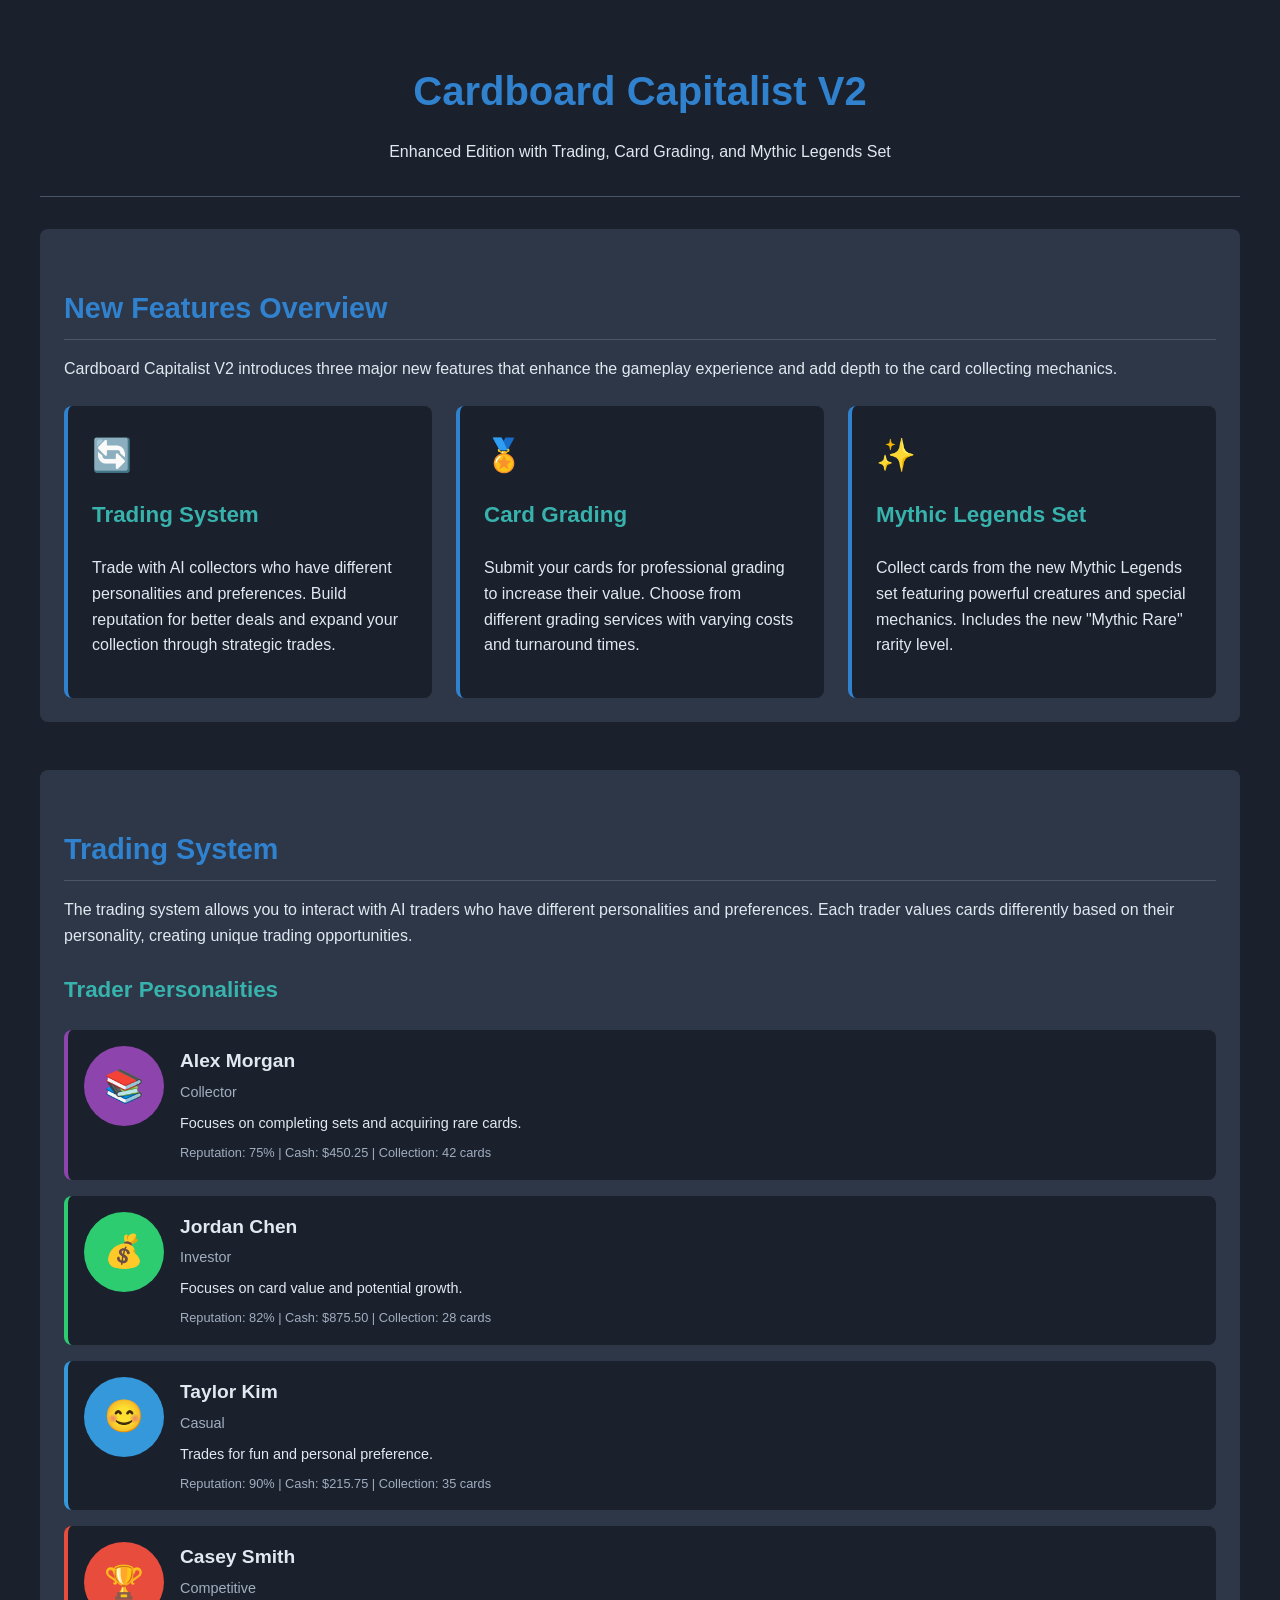
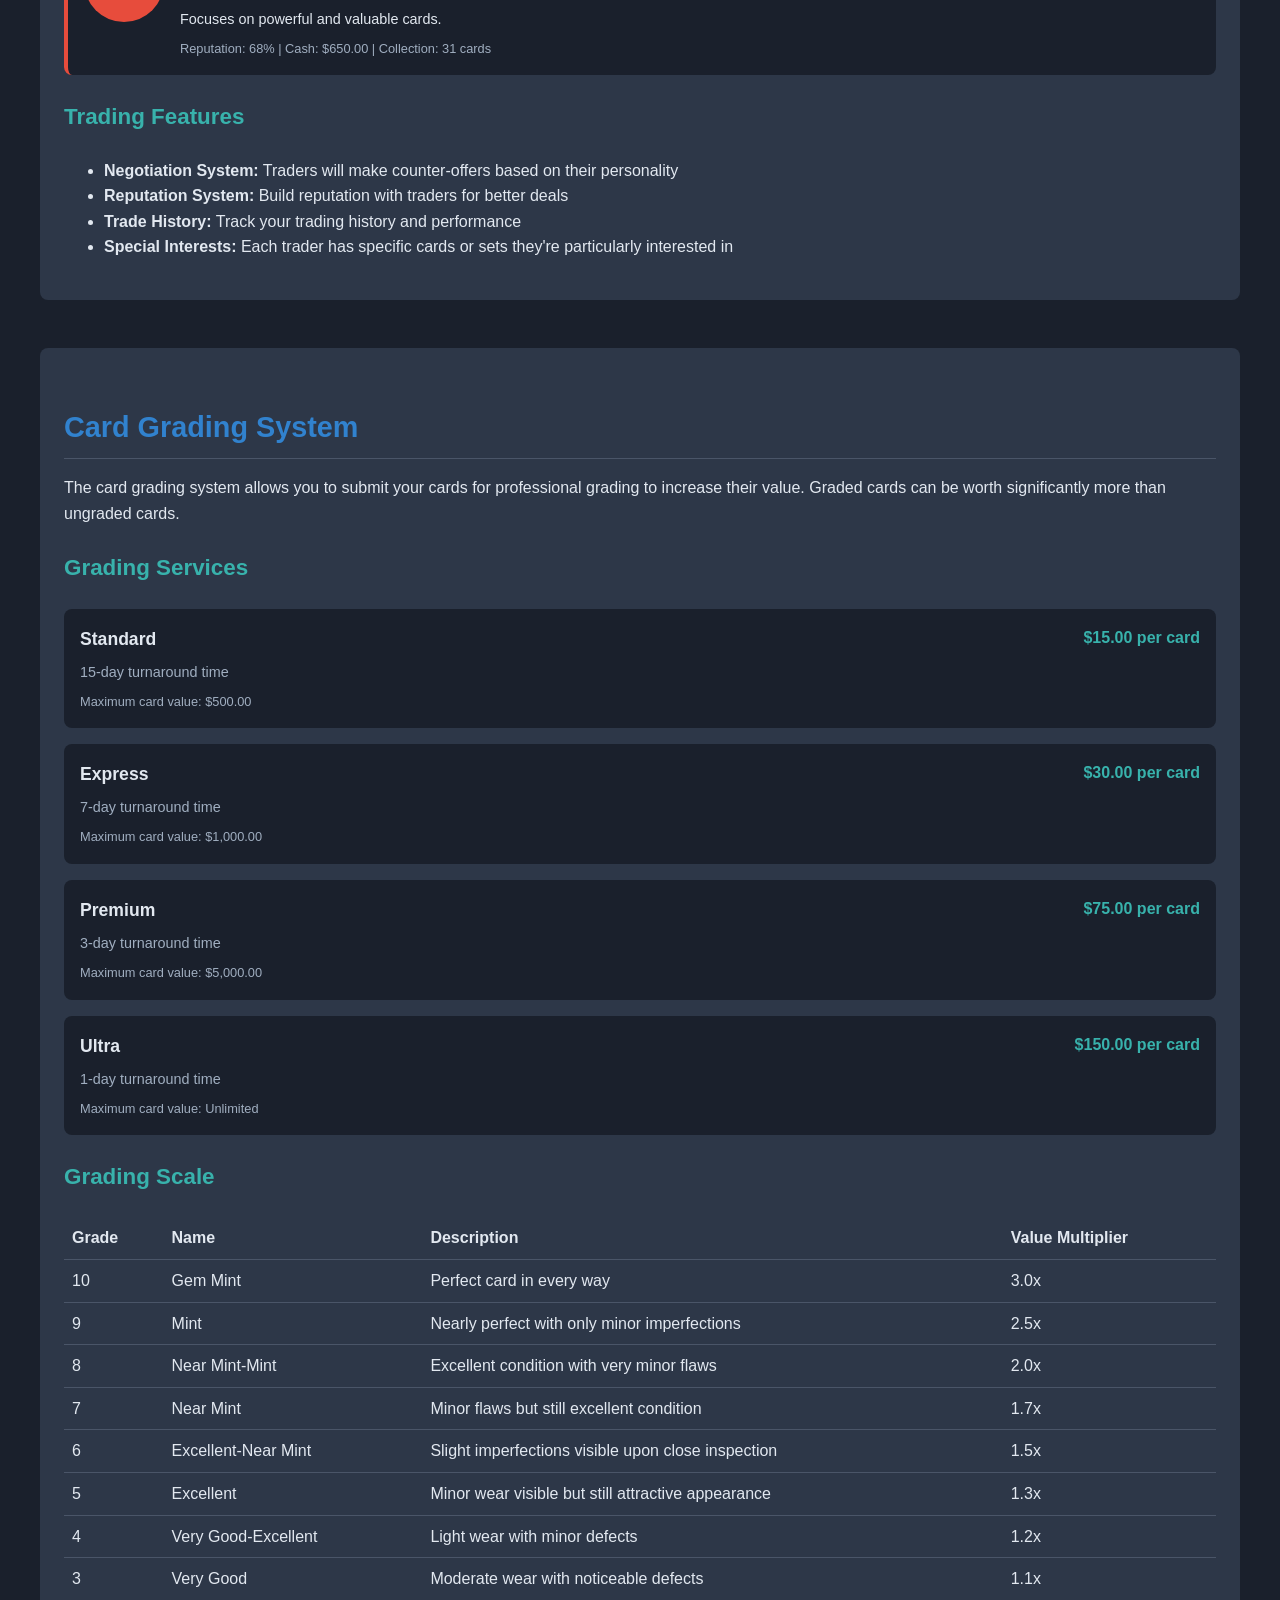
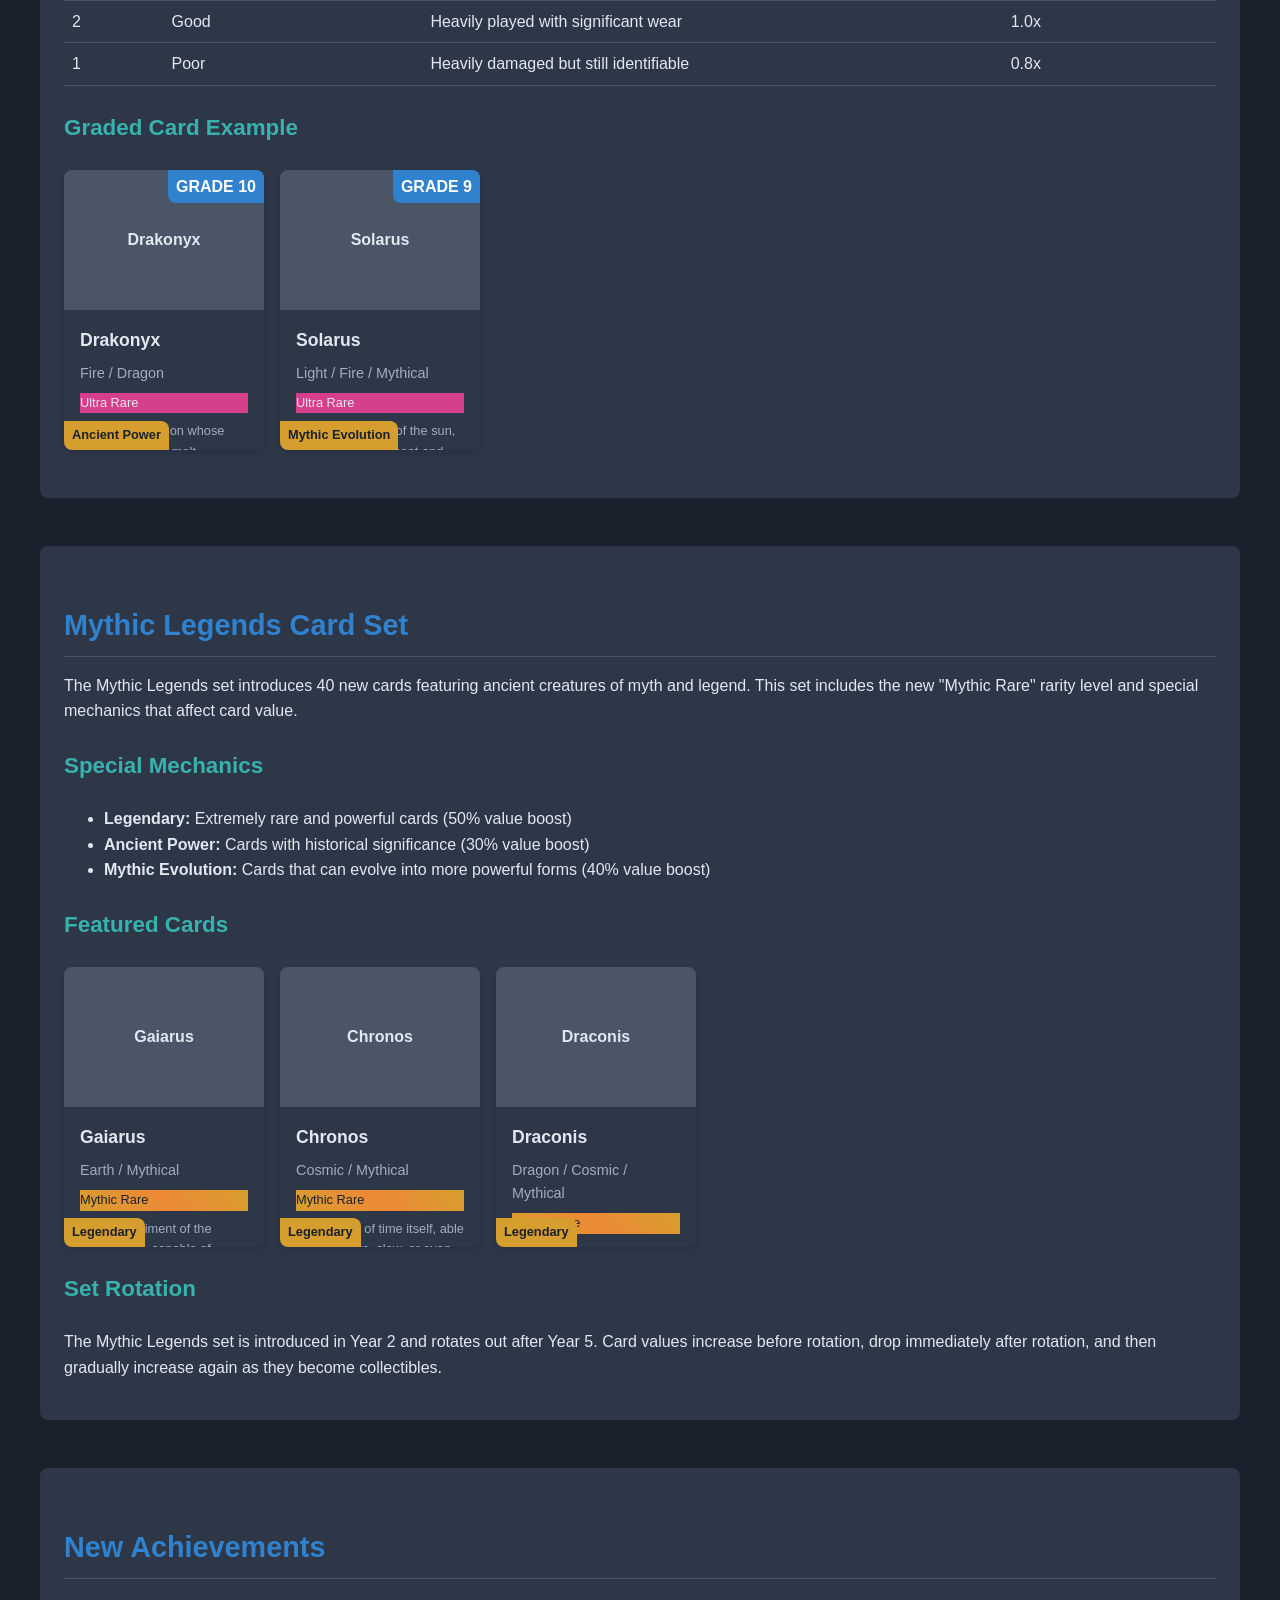
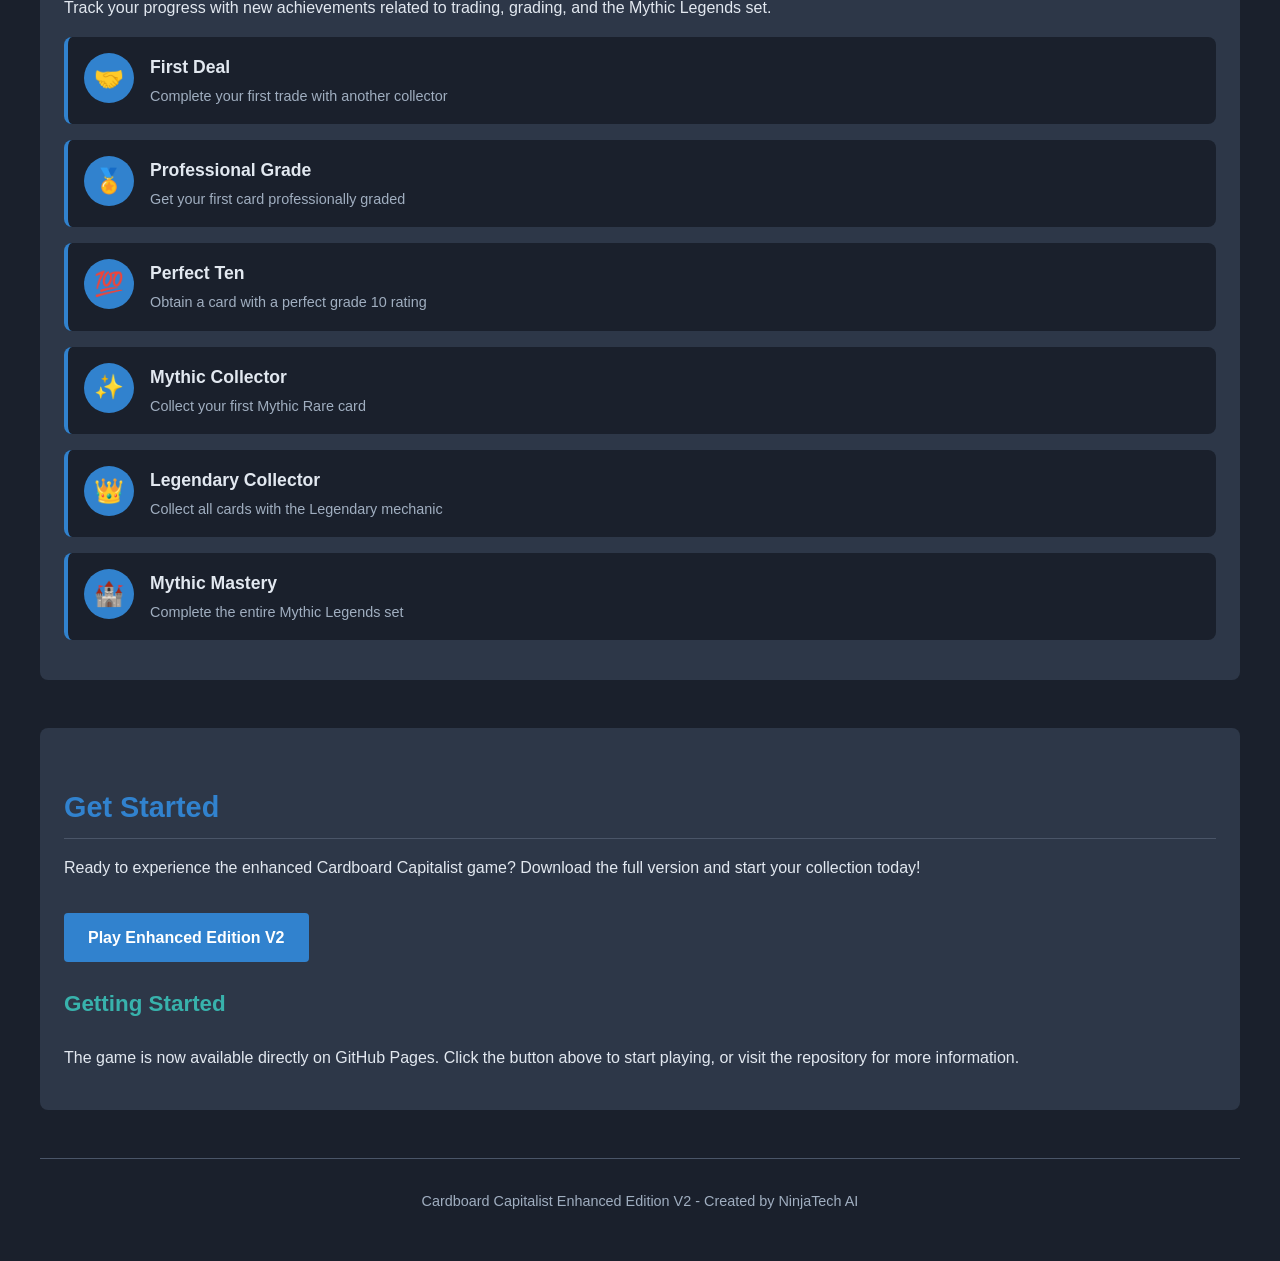
<file: demo_v2.html>
<!DOCTYPE html>
<html lang="en">
<head>
    <meta charset="UTF-8">
    <meta name="viewport" content="width=device-width, initial-scale=1.0">
    <title>Cardboard Capitalist V2 - Demo</title>
    <style>
        /* Base styles */
        body {
            font-family: 'Arial', sans-serif;
            background-color: #1a202c;
            color: #e2e8f0;
            margin: 0;
            padding: 0;
            line-height: 1.6;
        }
        
        .container {
            max-width: 1200px;
            margin: 0 auto;
            padding: 2rem;
        }
        
        header {
            text-align: center;
            margin-bottom: 2rem;
            padding-bottom: 1rem;
            border-bottom: 1px solid #4a5568;
        }
        
        h1 {
            font-size: 2.5rem;
            margin-bottom: 0.5rem;
            color: #3182ce;
        }
        
        h2 {
            font-size: 1.8rem;
            margin-top: 2rem;
            margin-bottom: 1rem;
            color: #3182ce;
            border-bottom: 1px solid #4a5568;
            padding-bottom: 0.5rem;
        }
        
        h3 {
            font-size: 1.4rem;
            margin-top: 1.5rem;
            color: #38b2ac;
        }
        
        p {
            margin-bottom: 1rem;
        }
        
        .feature-section {
            margin-bottom: 3rem;
            background-color: #2d3748;
            border-radius: 0.5rem;
            padding: 1.5rem;
        }
        
        .feature-grid {
            display: grid;
            grid-template-columns: repeat(auto-fill, minmax(300px, 1fr));
            gap: 1.5rem;
            margin-top: 1.5rem;
        }
        
        .feature-card {
            background-color: #1a202c;
            border-radius: 0.5rem;
            padding: 1.5rem;
            border-left: 4px solid #3182ce;
        }
        
        .feature-card h3 {
            margin-top: 0;
        }
        
        .feature-icon {
            font-size: 2rem;
            margin-bottom: 1rem;
        }
        
        .screenshot {
            width: 100%;
            border-radius: 0.5rem;
            margin: 1rem 0;
            border: 2px solid #4a5568;
        }
        
        .card-display {
            display: flex;
            flex-wrap: wrap;
            gap: 1rem;
            margin: 1.5rem 0;
        }
        
        .card {
            position: relative;
            width: 200px;
            height: 280px;
            background-color: #2d3748;
            border-radius: 0.5rem;
            overflow: hidden;
            box-shadow: 0 4px 6px rgba(0, 0, 0, 0.1);
        }
        
        .card-art {
            width: 100%;
            height: 50%;
            background-color: #4a5568;
            display: flex;
            align-items: center;
            justify-content: center;
            color: #e2e8f0;
            font-weight: bold;
        }
        
        .card-info {
            padding: 1rem;
        }
        
        .card-name {
            font-weight: bold;
            font-size: 1.1rem;
            margin-bottom: 0.5rem;
        }
        
        .card-type {
            font-size: 0.9rem;
            color: #a0aec0;
            margin-bottom: 0.5rem;
        }
        
        .card-rarity {
            font-size: 0.8rem;
            margin-bottom: 0.5rem;
        }
        
        .card-description {
            font-size: 0.8rem;
            color: #a0aec0;
        }
        
        .card-grade {
            position: absolute;
            top: 0;
            right: 0;
            background-color: #3182ce;
            color: white;
            padding: 0.25rem 0.5rem;
            font-weight: bold;
            border-bottom-left-radius: 0.5rem;
        }
        
        .card-mechanic {
            position: absolute;
            bottom: 0;
            left: 0;
            background-color: #d69e2e;
            color: #1a202c;
            padding: 0.25rem 0.5rem;
            font-weight: bold;
            border-top-right-radius: 0.5rem;
            font-size: 0.8rem;
        }
        
        .mythic-rare {
            background: linear-gradient(45deg, #d69e2e, #ed8936, #d69e2e);
            color: #1a202c;
        }
        
        .ultra-rare {
            background-color: #d53f8c;
        }
        
        .rare {
            background-color: #3182ce;
        }
        
        .uncommon {
            background-color: #38a169;
        }
        
        .common {
            background-color: #718096;
        }
        
        .trader {
            display: flex;
            background-color: #1a202c;
            border-radius: 0.5rem;
            padding: 1rem;
            margin-bottom: 1rem;
            border-left: 4px solid;
        }
        
        .trader-avatar {
            width: 80px;
            height: 80px;
            border-radius: 50%;
            background-color: #4a5568;
            margin-right: 1rem;
            display: flex;
            align-items: center;
            justify-content: center;
            font-size: 2rem;
        }
        
        .trader-info {
            flex: 1;
        }
        
        .trader-name {
            font-weight: bold;
            font-size: 1.2rem;
            margin-bottom: 0.25rem;
        }
        
        .trader-personality {
            font-size: 0.9rem;
            color: #a0aec0;
            margin-bottom: 0.5rem;
        }
        
        .trader-description {
            font-size: 0.9rem;
            margin-bottom: 0.5rem;
        }
        
        .trader-stats {
            font-size: 0.8rem;
            color: #a0aec0;
        }
        
        .collector {
            border-color: #8e44ad;
        }
        
        .collector .trader-avatar {
            background-color: #8e44ad;
        }
        
        .investor {
            border-color: #2ecc71;
        }
        
        .investor .trader-avatar {
            background-color: #2ecc71;
        }
        
        .casual {
            border-color: #3498db;
        }
        
        .casual .trader-avatar {
            background-color: #3498db;
        }
        
        .competitive {
            border-color: #e74c3c;
        }
        
        .competitive .trader-avatar {
            background-color: #e74c3c;
        }
        
        .grading-service {
            background-color: #1a202c;
            border-radius: 0.5rem;
            padding: 1rem;
            margin-bottom: 1rem;
        }
        
        .grading-service-header {
            display: flex;
            justify-content: space-between;
            margin-bottom: 0.5rem;
        }
        
        .grading-service-name {
            font-weight: bold;
            font-size: 1.1rem;
        }
        
        .grading-service-cost {
            font-weight: bold;
            color: #38b2ac;
        }
        
        .grading-service-description {
            font-size: 0.9rem;
            color: #a0aec0;
            margin-bottom: 0.5rem;
        }
        
        .grading-service-details {
            font-size: 0.8rem;
            color: #a0aec0;
        }
        
        .grading-scale {
            width: 100%;
            border-collapse: collapse;
            margin: 1rem 0;
        }
        
        .grading-scale th, .grading-scale td {
            padding: 0.5rem;
            text-align: left;
            border-bottom: 1px solid #4a5568;
        }
        
        .grading-scale th {
            background-color: #2d3748;
            font-weight: bold;
        }
        
        .achievement {
            display: flex;
            background-color: #1a202c;
            border-radius: 0.5rem;
            padding: 1rem;
            margin-bottom: 1rem;
            border-left: 4px solid #3182ce;
        }
        
        .achievement-icon {
            width: 50px;
            height: 50px;
            border-radius: 50%;
            background-color: #3182ce;
            margin-right: 1rem;
            display: flex;
            align-items: center;
            justify-content: center;
            font-size: 1.5rem;
        }
        
        .achievement-info {
            flex: 1;
        }
        
        .achievement-name {
            font-weight: bold;
            font-size: 1.1rem;
            margin-bottom: 0.25rem;
        }
        
        .achievement-description {
            font-size: 0.9rem;
            color: #a0aec0;
        }
        
        .cta-button {
            display: inline-block;
            background-color: #3182ce;
            color: white;
            padding: 0.75rem 1.5rem;
            border-radius: 0.25rem;
            font-weight: bold;
            text-decoration: none;
            margin-top: 1rem;
            transition: background-color 0.2s ease;
        }
        
        .cta-button:hover {
            background-color: #2c5282;
        }
        
        footer {
            text-align: center;
            margin-top: 3rem;
            padding-top: 1rem;
            border-top: 1px solid #4a5568;
            color: #a0aec0;
            font-size: 0.9rem;
        }
    </style>
<script src="https://sites.super.myninja.ai/_assets/ninja-daytona-script.js"></script>
</head>
<body>
    <div class="container">
        <header>
            <h1>Cardboard Capitalist V2</h1>
            <p>Enhanced Edition with Trading, Card Grading, and Mythic Legends Set</p>
        </header>
        
        <div class="feature-section">
            <h2>New Features Overview</h2>
            <p>Cardboard Capitalist V2 introduces three major new features that enhance the gameplay experience and add depth to the card collecting mechanics.</p>
            
            <div class="feature-grid">
                <div class="feature-card">
                    <div class="feature-icon">🔄</div>
                    <h3>Trading System</h3>
                    <p>Trade with AI collectors who have different personalities and preferences. Build reputation for better deals and expand your collection through strategic trades.</p>
                </div>
                
                <div class="feature-card">
                    <div class="feature-icon">🏅</div>
                    <h3>Card Grading</h3>
                    <p>Submit your cards for professional grading to increase their value. Choose from different grading services with varying costs and turnaround times.</p>
                </div>
                
                <div class="feature-card">
                    <div class="feature-icon">✨</div>
                    <h3>Mythic Legends Set</h3>
                    <p>Collect cards from the new Mythic Legends set featuring powerful creatures and special mechanics. Includes the new "Mythic Rare" rarity level.</p>
                </div>
            </div>
        </div>
        
        <div class="feature-section">
            <h2>Trading System</h2>
            <p>The trading system allows you to interact with AI traders who have different personalities and preferences. Each trader values cards differently based on their personality, creating unique trading opportunities.</p>
            
            <h3>Trader Personalities</h3>
            <div class="trader collector">
                <div class="trader-avatar">📚</div>
                <div class="trader-info">
                    <div class="trader-name">Alex Morgan</div>
                    <div class="trader-personality">Collector</div>
                    <div class="trader-description">Focuses on completing sets and acquiring rare cards.</div>
                    <div class="trader-stats">Reputation: 75% | Cash: $450.25 | Collection: 42 cards</div>
                </div>
            </div>
            
            <div class="trader investor">
                <div class="trader-avatar">💰</div>
                <div class="trader-info">
                    <div class="trader-name">Jordan Chen</div>
                    <div class="trader-personality">Investor</div>
                    <div class="trader-description">Focuses on card value and potential growth.</div>
                    <div class="trader-stats">Reputation: 82% | Cash: $875.50 | Collection: 28 cards</div>
                </div>
            </div>
            
            <div class="trader casual">
                <div class="trader-avatar">😊</div>
                <div class="trader-info">
                    <div class="trader-name">Taylor Kim</div>
                    <div class="trader-personality">Casual</div>
                    <div class="trader-description">Trades for fun and personal preference.</div>
                    <div class="trader-stats">Reputation: 90% | Cash: $215.75 | Collection: 35 cards</div>
                </div>
            </div>
            
            <div class="trader competitive">
                <div class="trader-avatar">🏆</div>
                <div class="trader-info">
                    <div class="trader-name">Casey Smith</div>
                    <div class="trader-personality">Competitive</div>
                    <div class="trader-description">Focuses on powerful and valuable cards.</div>
                    <div class="trader-stats">Reputation: 68% | Cash: $650.00 | Collection: 31 cards</div>
                </div>
            </div>
            
            <h3>Trading Features</h3>
            <ul>
                <li><strong>Negotiation System:</strong> Traders will make counter-offers based on their personality</li>
                <li><strong>Reputation System:</strong> Build reputation with traders for better deals</li>
                <li><strong>Trade History:</strong> Track your trading history and performance</li>
                <li><strong>Special Interests:</strong> Each trader has specific cards or sets they're particularly interested in</li>
            </ul>
        </div>
        
        <div class="feature-section">
            <h2>Card Grading System</h2>
            <p>The card grading system allows you to submit your cards for professional grading to increase their value. Graded cards can be worth significantly more than ungraded cards.</p>
            
            <h3>Grading Services</h3>
            <div class="grading-service">
                <div class="grading-service-header">
                    <div class="grading-service-name">Standard</div>
                    <div class="grading-service-cost">$15.00 per card</div>
                </div>
                <div class="grading-service-description">15-day turnaround time</div>
                <div class="grading-service-details">Maximum card value: $500.00</div>
            </div>
            
            <div class="grading-service">
                <div class="grading-service-header">
                    <div class="grading-service-name">Express</div>
                    <div class="grading-service-cost">$30.00 per card</div>
                </div>
                <div class="grading-service-description">7-day turnaround time</div>
                <div class="grading-service-details">Maximum card value: $1,000.00</div>
            </div>
            
            <div class="grading-service">
                <div class="grading-service-header">
                    <div class="grading-service-name">Premium</div>
                    <div class="grading-service-cost">$75.00 per card</div>
                </div>
                <div class="grading-service-description">3-day turnaround time</div>
                <div class="grading-service-details">Maximum card value: $5,000.00</div>
            </div>
            
            <div class="grading-service">
                <div class="grading-service-header">
                    <div class="grading-service-name">Ultra</div>
                    <div class="grading-service-cost">$150.00 per card</div>
                </div>
                <div class="grading-service-description">1-day turnaround time</div>
                <div class="grading-service-details">Maximum card value: Unlimited</div>
            </div>
            
            <h3>Grading Scale</h3>
            <table class="grading-scale">
                <thead>
                    <tr>
                        <th>Grade</th>
                        <th>Name</th>
                        <th>Description</th>
                        <th>Value Multiplier</th>
                    </tr>
                </thead>
                <tbody>
                    <tr>
                        <td>10</td>
                        <td>Gem Mint</td>
                        <td>Perfect card in every way</td>
                        <td>3.0x</td>
                    </tr>
                    <tr>
                        <td>9</td>
                        <td>Mint</td>
                        <td>Nearly perfect with only minor imperfections</td>
                        <td>2.5x</td>
                    </tr>
                    <tr>
                        <td>8</td>
                        <td>Near Mint-Mint</td>
                        <td>Excellent condition with very minor flaws</td>
                        <td>2.0x</td>
                    </tr>
                    <tr>
                        <td>7</td>
                        <td>Near Mint</td>
                        <td>Minor flaws but still excellent condition</td>
                        <td>1.7x</td>
                    </tr>
                    <tr>
                        <td>6</td>
                        <td>Excellent-Near Mint</td>
                        <td>Slight imperfections visible upon close inspection</td>
                        <td>1.5x</td>
                    </tr>
                    <tr>
                        <td>5</td>
                        <td>Excellent</td>
                        <td>Minor wear visible but still attractive appearance</td>
                        <td>1.3x</td>
                    </tr>
                    <tr>
                        <td>4</td>
                        <td>Very Good-Excellent</td>
                        <td>Light wear with minor defects</td>
                        <td>1.2x</td>
                    </tr>
                    <tr>
                        <td>3</td>
                        <td>Very Good</td>
                        <td>Moderate wear with noticeable defects</td>
                        <td>1.1x</td>
                    </tr>
                    <tr>
                        <td>2</td>
                        <td>Good</td>
                        <td>Heavily played with significant wear</td>
                        <td>1.0x</td>
                    </tr>
                    <tr>
                        <td>1</td>
                        <td>Poor</td>
                        <td>Heavily damaged but still identifiable</td>
                        <td>0.8x</td>
                    </tr>
                </tbody>
            </table>
            
            <h3>Graded Card Example</h3>
            <div class="card-display">
                <div class="card">
                    <div class="card-grade">GRADE 10</div>
                    <div class="card-art">Drakonyx</div>
                    <div class="card-info">
                        <div class="card-name">Drakonyx</div>
                        <div class="card-type">Fire / Dragon</div>
                        <div class="card-rarity ultra-rare">Ultra Rare</div>
                        <div class="card-description">An ancient dragon whose fiery breath can melt mountains.</div>
                    </div>
                    <div class="card-mechanic">Ancient Power</div>
                </div>
                
                <div class="card">
                    <div class="card-grade">GRADE 9</div>
                    <div class="card-art">Solarus</div>
                    <div class="card-info">
                        <div class="card-name">Solarus</div>
                        <div class="card-type">Light / Fire / Mythical</div>
                        <div class="card-rarity ultra-rare">Ultra Rare</div>
                        <div class="card-description">The embodiment of the sun, radiating intense heat and light.</div>
                    </div>
                    <div class="card-mechanic">Mythic Evolution</div>
                </div>
            </div>
        </div>
        
        <div class="feature-section">
            <h2>Mythic Legends Card Set</h2>
            <p>The Mythic Legends set introduces 40 new cards featuring ancient creatures of myth and legend. This set includes the new "Mythic Rare" rarity level and special mechanics that affect card value.</p>
            
            <h3>Special Mechanics</h3>
            <ul>
                <li><strong>Legendary:</strong> Extremely rare and powerful cards (50% value boost)</li>
                <li><strong>Ancient Power:</strong> Cards with historical significance (30% value boost)</li>
                <li><strong>Mythic Evolution:</strong> Cards that can evolve into more powerful forms (40% value boost)</li>
            </ul>
            
            <h3>Featured Cards</h3>
            <div class="card-display">
                <div class="card">
                    <div class="card-art">Gaiarus</div>
                    <div class="card-info">
                        <div class="card-name">Gaiarus</div>
                        <div class="card-type">Earth / Mythical</div>
                        <div class="card-rarity mythic-rare">Mythic Rare</div>
                        <div class="card-description">The embodiment of the planet itself, capable of causing earthquakes with a single step.</div>
                    </div>
                    <div class="card-mechanic">Legendary</div>
                </div>
                
                <div class="card">
                    <div class="card-art">Chronos</div>
                    <div class="card-info">
                        <div class="card-name">Chronos</div>
                        <div class="card-type">Cosmic / Mythical</div>
                        <div class="card-rarity mythic-rare">Mythic Rare</div>
                        <div class="card-description">The keeper of time itself, able to accelerate, slow, or even stop the flow of time.</div>
                    </div>
                    <div class="card-mechanic">Legendary</div>
                </div>
                
                <div class="card">
                    <div class="card-art">Draconis</div>
                    <div class="card-info">
                        <div class="card-name">Draconis</div>
                        <div class="card-type">Dragon / Cosmic / Mythical</div>
                        <div class="card-rarity mythic-rare">Mythic Rare</div>
                        <div class="card-description">The first dragon ever to exist, from which all other dragons descended.</div>
                    </div>
                    <div class="card-mechanic">Legendary</div>
                </div>
            </div>
            
            <h3>Set Rotation</h3>
            <p>The Mythic Legends set is introduced in Year 2 and rotates out after Year 5. Card values increase before rotation, drop immediately after rotation, and then gradually increase again as they become collectibles.</p>
        </div>
        
        <div class="feature-section">
            <h2>New Achievements</h2>
            <p>Track your progress with new achievements related to trading, grading, and the Mythic Legends set.</p>
            
            <div class="achievement">
                <div class="achievement-icon">🤝</div>
                <div class="achievement-info">
                    <div class="achievement-name">First Deal</div>
                    <div class="achievement-description">Complete your first trade with another collector</div>
                </div>
            </div>
            
            <div class="achievement">
                <div class="achievement-icon">🏅</div>
                <div class="achievement-info">
                    <div class="achievement-name">Professional Grade</div>
                    <div class="achievement-description">Get your first card professionally graded</div>
                </div>
            </div>
            
            <div class="achievement">
                <div class="achievement-icon">💯</div>
                <div class="achievement-info">
                    <div class="achievement-name">Perfect Ten</div>
                    <div class="achievement-description">Obtain a card with a perfect grade 10 rating</div>
                </div>
            </div>
            
            <div class="achievement">
                <div class="achievement-icon">✨</div>
                <div class="achievement-info">
                    <div class="achievement-name">Mythic Collector</div>
                    <div class="achievement-description">Collect your first Mythic Rare card</div>
                </div>
            </div>
            
            <div class="achievement">
                <div class="achievement-icon">👑</div>
                <div class="achievement-info">
                    <div class="achievement-name">Legendary Collector</div>
                    <div class="achievement-description">Collect all cards with the Legendary mechanic</div>
                </div>
            </div>
            
            <div class="achievement">
                <div class="achievement-icon">🏰</div>
                <div class="achievement-info">
                    <div class="achievement-name">Mythic Mastery</div>
                    <div class="achievement-description">Complete the entire Mythic Legends set</div>
                </div>
            </div>
        </div>
        
        <div class="feature-section">
            <h2>Get Started</h2>
            <p>Ready to experience the enhanced Cardboard Capitalist game? Download the full version and start your collection today!</p>
            
            <a href="index.html" class="cta-button">Play Enhanced Edition V2</a>
            
            <h3>Getting Started</h3>
            <p>The game is now available directly on GitHub Pages. Click the button above to start playing, or visit the repository for more information.</p>
        </div>
        
        <footer>
            <p>Cardboard Capitalist Enhanced Edition V2 - Created by NinjaTech AI</p>
        </footer>
    </div>
</body>
</html>
</file>
